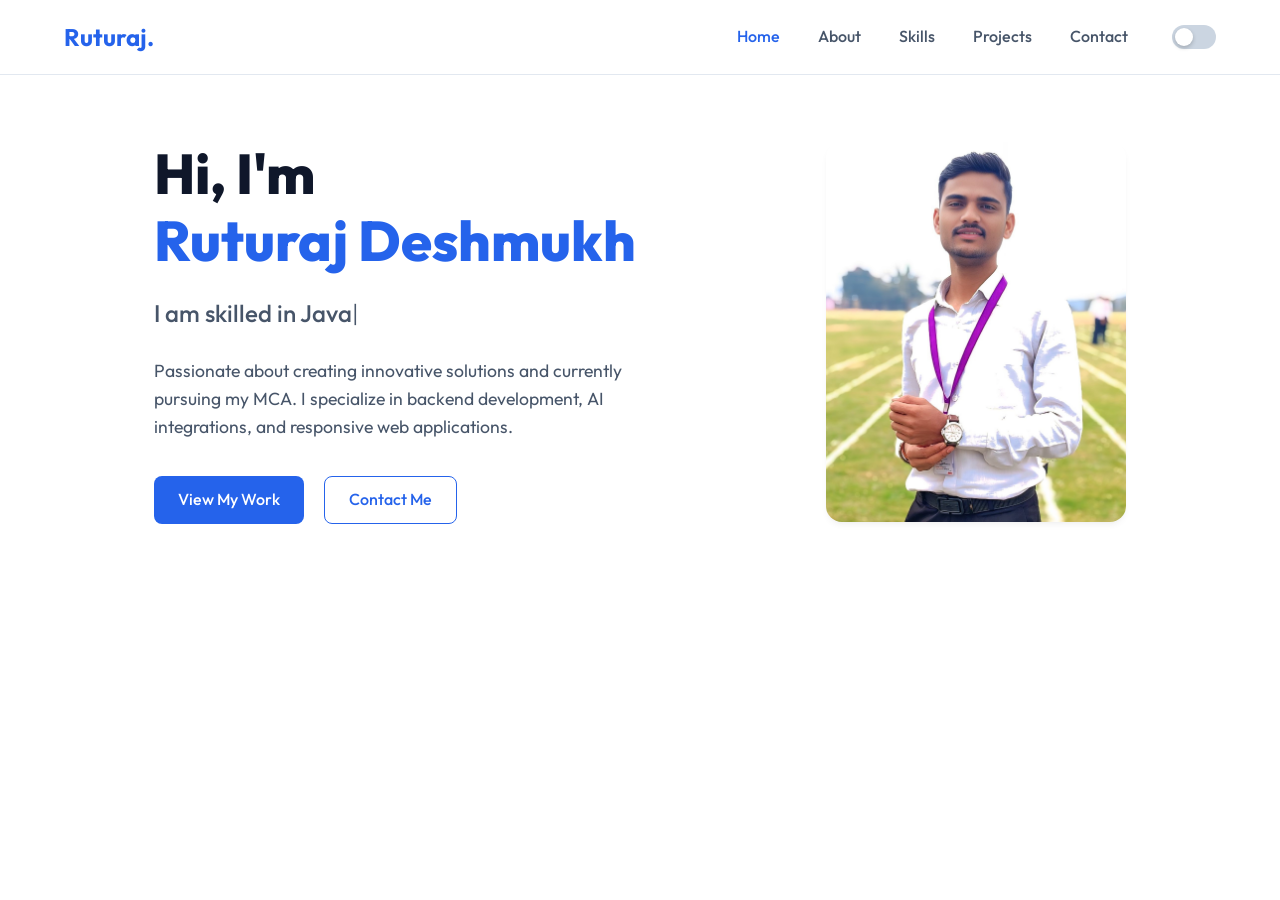
<file: index.html>
<!DOCTYPE html>
<html lang="en">

<head>
    <meta charset="UTF-8">
    <meta name="viewport" content="width=device-width, initial-scale=1.0">
    <title>Ruturaj Deshmukh | Home</title>
    <link rel="stylesheet" href="style.css">
</head>

<body>
    <!-- Modern Premium Glowing Background -->
    <div class="bg-glow glow-1"></div>
    <div class="bg-glow glow-2"></div>
    <div class="bg-glow glow-3"></div>

    <div class="nav-overlay" id="nav-overlay"></div>
    <nav>
        <a href="index.html" class="brand">Ruturaj.</a>
        <button class="hamburger" id="hamburger" aria-label="Open menu" aria-expanded="false">
            <span></span><span></span><span></span>
        </button>
        <div class="nav-links" id="nav-links">
            <a href="index.html" class="nav-item">Home</a>
            <a href="about.html" class="nav-item">About</a>
            <a href="skills.html" class="nav-item">Skills</a>
            <a href="projects.html" class="nav-item">Projects</a>
            <a href="contact.html" class="nav-item">Contact</a>

            <label class="ios-switch">
                <input type="checkbox" id="theme-toggle">
                <span class="ios-slider"></span>
            </label>
        </div>
    </nav>

    <div class="container">
        <section class="hero">
            <div class="hero-text">
                <h1 class="animated-name animate-up delay-1">Hi, I'm <br><span class="name-gradient">Ruturaj Deshmukh</span></h1>
                <h2 class="skills-carousel animate-up delay-2">
                    I am skilled in <span id="dynamic-skill">Java</span><span class="cursor">|</span>
                </h2>
                <p class="animate-up delay-3">Passionate about creating innovative solutions and currently pursuing my MCA. I specialize in backend
                    development, AI integrations, and responsive web applications.</p>
                <div class="hero-cta animate-up delay-4" style="display: flex; gap: 20px; margin-top: 30px;">
                    <a href="projects.html" class="btn">View My Work</a>
                    <a href="contact.html" class="btn outline">Contact Me</a>
                </div>
            </div>

            <div class="hero-image-wrap animate-up delay-2">
                <img src="ruturaj.jpg.jpeg" class="hero-image" alt="Ruturaj Deshmukh"
                    onerror="this.src='https://via.placeholder.com/320x400?text=Ruturaj+Deshmukh'">
            </div>
        </section>
    </div>

    <script src="script.js"></script>
</body>

</html>
</file>
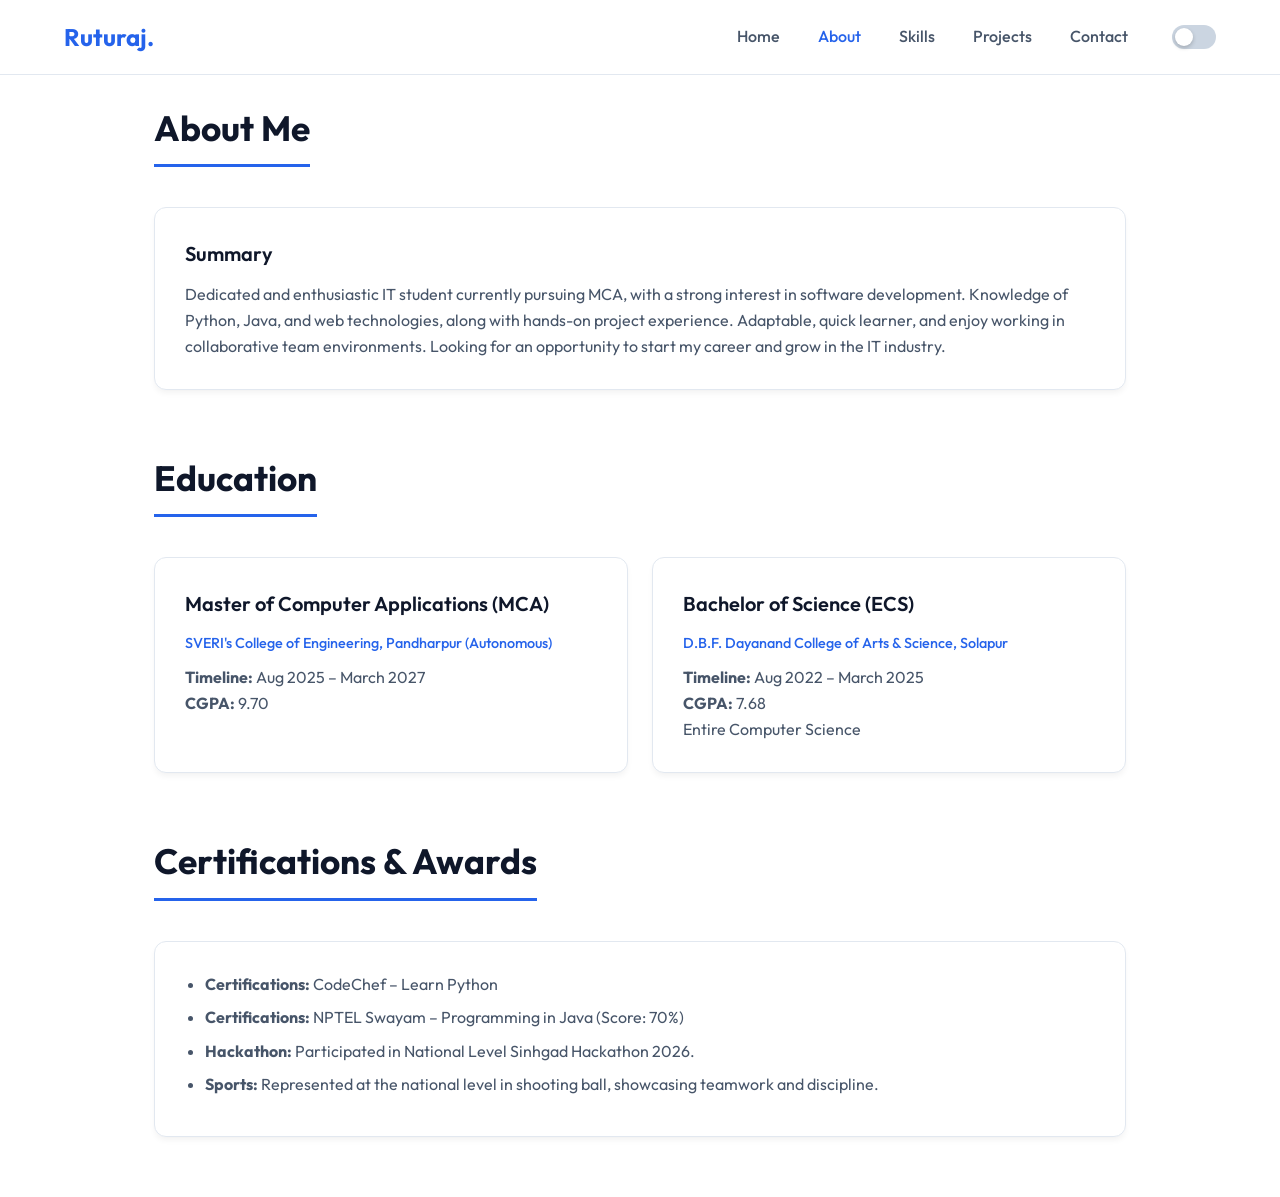
<file: about.html>
<!DOCTYPE html>
<html lang="en">
<head>
    <meta charset="UTF-8">
    <meta name="viewport" content="width=device-width, initial-scale=1.0">
    <title>Ruturaj Deshmukh | About</title>
    <link rel="stylesheet" href="style.css">
</head>
<body>
    <!-- Modern Premium Glowing Background -->
    <div class="bg-glow glow-1"></div>
    <div class="bg-glow glow-2"></div>
    <div class="bg-glow glow-3"></div>

    <div class="nav-overlay" id="nav-overlay"></div>
    <nav>
        <a href="index.html" class="brand">Ruturaj.</a>
        <button class="hamburger" id="hamburger" aria-label="Open menu" aria-expanded="false">
            <span></span><span></span><span></span>
        </button>
        <div class="nav-links" id="nav-links">
            <a href="index.html" class="nav-item">Home</a>
            <a href="about.html" class="nav-item">About</a>
            <a href="skills.html" class="nav-item">Skills</a>
            <a href="projects.html" class="nav-item">Projects</a>
            <a href="contact.html" class="nav-item">Contact</a>
            
            <label class="ios-switch">
                <input type="checkbox" id="theme-toggle">
                <span class="ios-slider"></span>
            </label>
        </div>
    </nav>

    <div class="container animate-up delay-1">
        <h2 class="section-title">About Me</h2>
        
        <div class="glass-card animate-up delay-2">
            <h3>Summary</h3>
            <p>Dedicated and enthusiastic IT student currently pursuing MCA, with a strong interest in software development. Knowledge of Python, Java, and web technologies, along with hands-on project experience. Adaptable, quick learner, and enjoy working in collaborative team environments. Looking for an opportunity to start my career and grow in the IT industry.</p>
        </div>

        <h2 class="section-title animate-up delay-2" style="margin-top: 60px;">Education</h2>
        
        <div class="grid-2">
            <div class="glass-card animate-up delay-3">
                <h3>Master of Computer Applications (MCA)</h3>
                <p class="meta">SVERI's College of Engineering, Pandharpur (Autonomous)</p>
                <p><strong>Timeline:</strong> Aug 2025 – March 2027</p>
                <p><strong>CGPA:</strong> 9.70</p>
            </div>
            
            <div class="glass-card animate-up delay-3">
                <h3>Bachelor of Science (ECS)</h3>
                <p class="meta">D.B.F. Dayanand College of Arts & Science, Solapur</p>
                <p><strong>Timeline:</strong> Aug 2022 – March 2025</p>
                <p><strong>CGPA:</strong> 7.68</p>
                <p>Entire Computer Science</p>
            </div>
        </div>

        <h2 class="section-title animate-up delay-4" style="margin-top: 60px;">Certifications & Awards</h2>
        <div class="glass-card animate-up delay-4">
            <ul>
                <li><strong>Certifications:</strong> CodeChef – Learn Python</li>
                <li><strong>Certifications:</strong> NPTEL Swayam – Programming in Java (Score: 70%)</li>
                <li><strong>Hackathon:</strong> Participated in National Level Sinhgad Hackathon 2026.</li>
                <li><strong>Sports:</strong> Represented at the national level in shooting ball, showcasing teamwork and discipline.</li>
            </ul>
        </div>
    </div>

    <script src="script.js"></script>
</body>
</html>
</file>
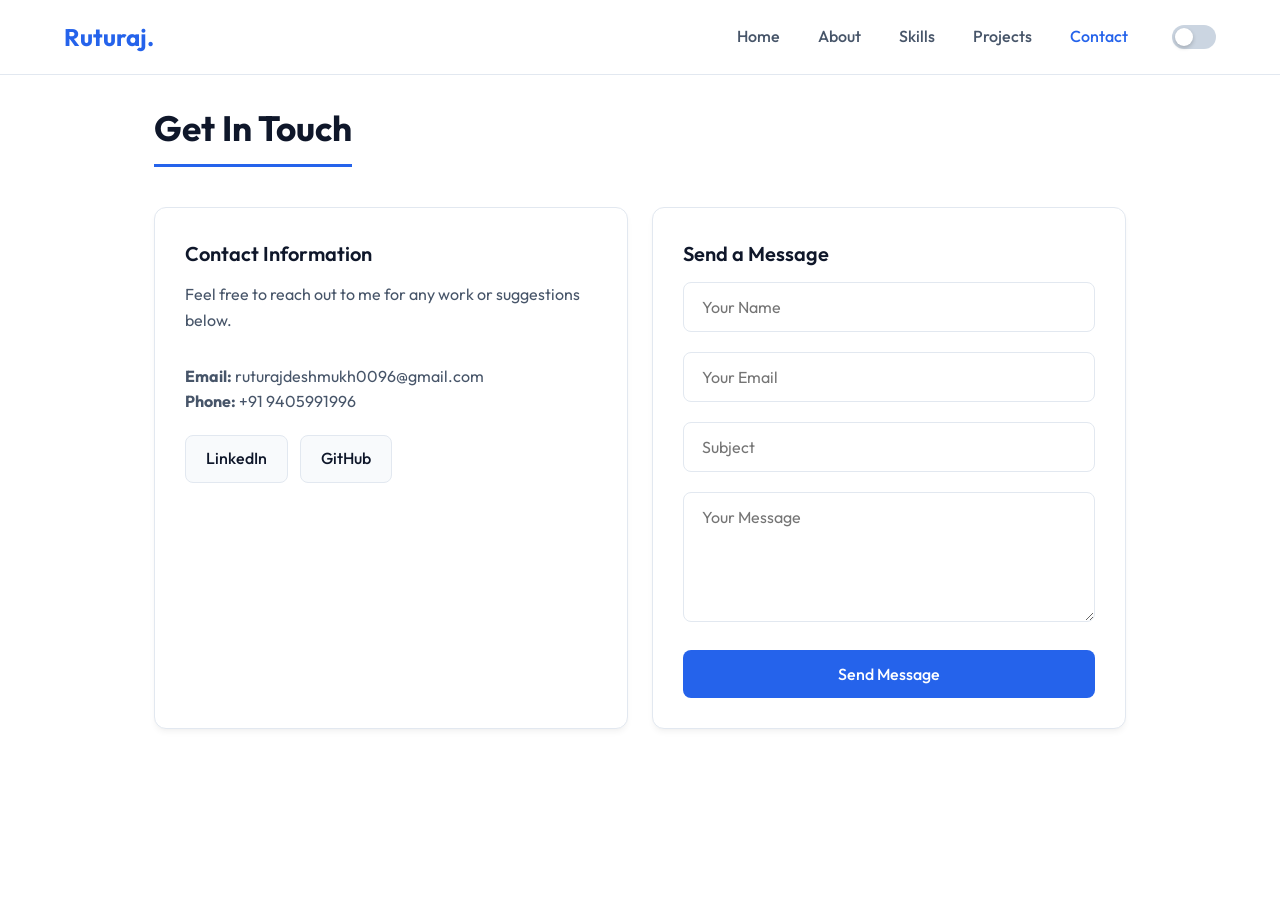
<file: contact.html>
<!DOCTYPE html>
<html lang="en">
<head>
    <meta charset="UTF-8">
    <meta name="viewport" content="width=device-width, initial-scale=1.0">
    <title>Ruturaj Deshmukh | Contact</title>
    <link rel="stylesheet" href="style.css">
</head>
<body>
    <!-- Modern Premium Glowing Background -->
    <div class="bg-glow glow-1"></div>
    <div class="bg-glow glow-2"></div>
    <div class="bg-glow glow-3"></div>

    <div class="nav-overlay" id="nav-overlay"></div>
    <nav>
        <a href="index.html" class="brand">Ruturaj.</a>
        <button class="hamburger" id="hamburger" aria-label="Open menu" aria-expanded="false">
            <span></span><span></span><span></span>
        </button>
        <div class="nav-links" id="nav-links">
            <a href="index.html" class="nav-item">Home</a>
            <a href="about.html" class="nav-item">About</a>
            <a href="skills.html" class="nav-item">Skills</a>
            <a href="projects.html" class="nav-item">Projects</a>
            <a href="contact.html" class="nav-item">Contact</a>
            
            <label class="ios-switch">
                <input type="checkbox" id="theme-toggle">
                <span class="ios-slider"></span>
            </label>
        </div>
    </nav>

    <div class="container animate-up delay-1">
        <h2 class="section-title">Get In Touch</h2>
        
        <div class="grid-2">
            <div class="glass-card animate-up delay-2">
                <h3>Contact Information</h3>
                <p>Feel free to reach out to me for any work or suggestions below.</p>
                
                <div style="margin-top: 30px;">
                    <p><strong>Email:</strong> ruturajdeshmukh0096@gmail.com</p>
                    <p><strong>Phone:</strong> +91 9405991996</p>
                </div>

                <div class="social-links">
                    <a href="https://www.linkedin.com/in/ruturaj-deshmukh96?utm_source=share_via&utm_content=profile&utm_medium=member_android" target="_blank">LinkedIn</a>
                    <a href="https://github.com/RuturajDeshmukh96" target="_blank">GitHub</a>
                </div>
            </div>

            <div class="glass-card animate-up delay-3">
                <h3>Send a Message</h3>
                <!-- Forms using formsubmit.co which will send directly to user's email -->
                <form action="https://formsubmit.co/ruturajdeshmukh0096@gmail.com" method="POST">
                    <input type="text" name="name" placeholder="Your Name" required>
                    <input type="email" name="email" placeholder="Your Email" required>
                    <input type="text" name="_subject" placeholder="Subject" required>
                    <textarea name="message" rows="5" placeholder="Your Message" required></textarea>
                    
                    <!-- FormSubmit Configuration -->
                    <input type="hidden" name="_captcha" value="false">
                    <input type="hidden" name="_template" value="table">
                    
                    <button type="submit" class="btn" style="width: 100%;">Send Message</button>
                </form>
            </div>
        </div>
    </div>

    <script src="script.js"></script>
</body>
</html>
</file>
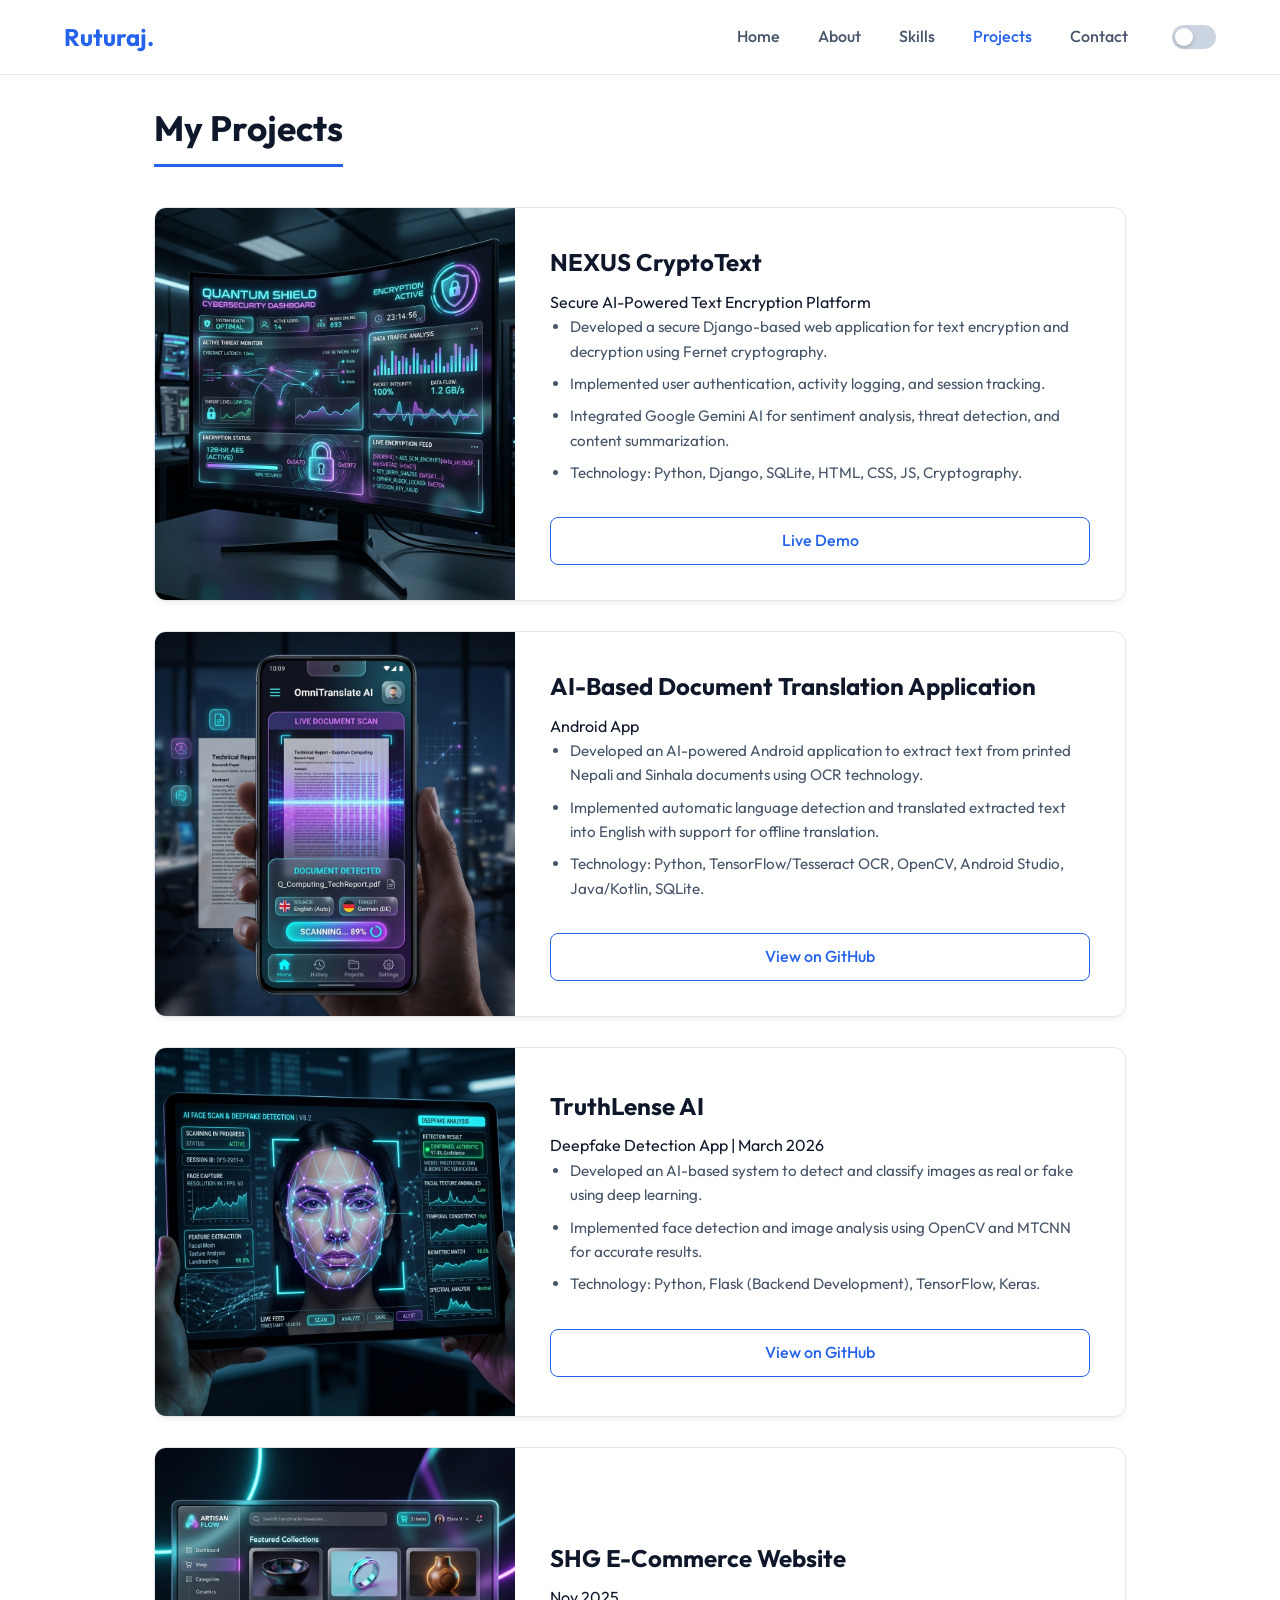
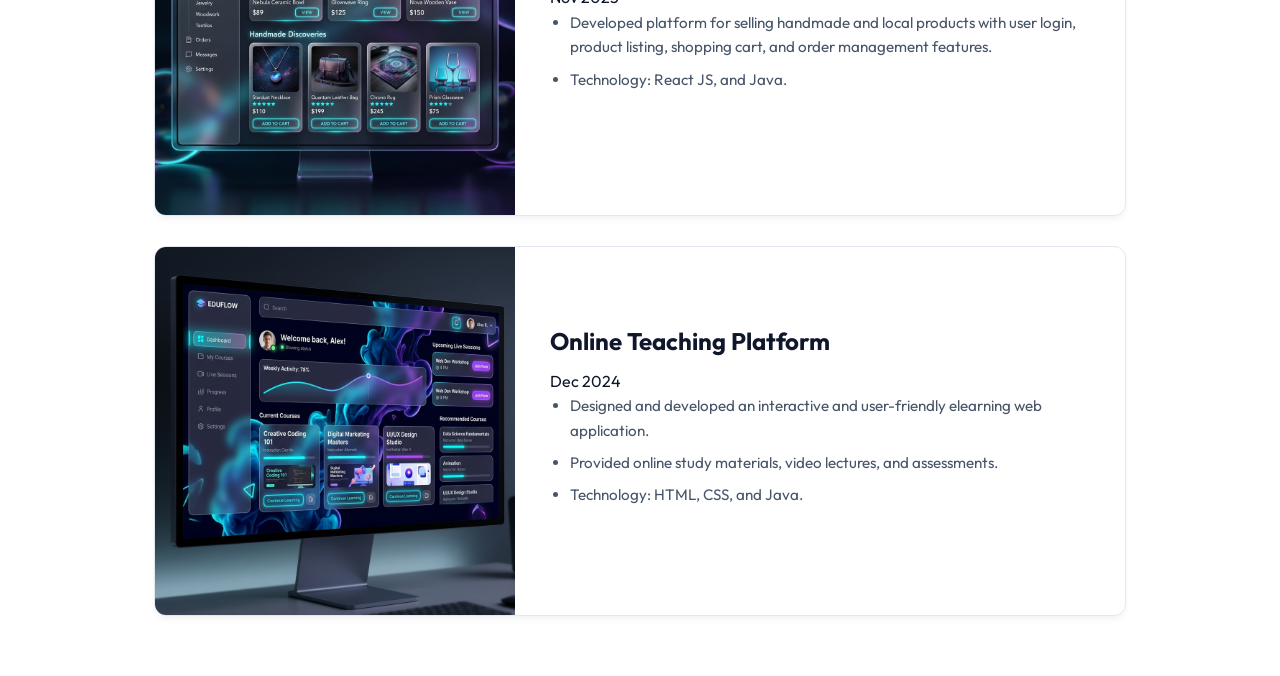
<file: projects.html>
<!DOCTYPE html>
<html lang="en">
<head>
    <meta charset="UTF-8">
    <meta name="viewport" content="width=device-width, initial-scale=1.0">
    <title>Ruturaj Deshmukh | Projects</title>
    <link rel="stylesheet" href="style.css">
</head>
<body>
    <!-- Modern Premium Glowing Background -->
    <div class="bg-glow glow-1"></div>
    <div class="bg-glow glow-2"></div>
    <div class="bg-glow glow-3"></div>

    <div class="nav-overlay" id="nav-overlay"></div>
    <nav>
        <a href="index.html" class="brand">Ruturaj.</a>
        <button class="hamburger" id="hamburger" aria-label="Open menu" aria-expanded="false">
            <span></span><span></span><span></span>
        </button>
        <div class="nav-links" id="nav-links">
            <a href="index.html" class="nav-item">Home</a>
            <a href="about.html" class="nav-item">About</a>
            <a href="skills.html" class="nav-item">Skills</a>
            <a href="projects.html" class="nav-item">Projects</a>
            <a href="contact.html" class="nav-item">Contact</a>
            
            <label class="ios-switch">
                <input type="checkbox" id="theme-toggle">
                <span class="ios-slider"></span>
            </label>
        </div>
    </nav>

    <div class="container project-container animate-up delay-1">
        <h2 class="section-title">My Projects</h2>
        
        <div class="project-grid">
            <!-- Project 1 -->
            <div class="glass-project-card animate-up delay-2">
                <div class="project-img-wrapper">
                    <img src="assets/encryption_platform_1783141788061.png" alt="NEXUS CryptoText">
                </div>
                <div class="project-info">
                    <h3>NEXUS CryptoText</h3>
                    <p class="meta">Secure AI-Powered Text Encryption Platform</p>
                    <ul>
                        <li>Developed a secure Django-based web application for text encryption and decryption using Fernet cryptography.</li>
                        <li>Implemented user authentication, activity logging, and session tracking.</li>
                        <li>Integrated Google Gemini AI for sentiment analysis, threat detection, and content summarization.</li>
                        <li>Technology: Python, Django, SQLite, HTML, CSS, JS, Cryptography.</li>
                    </ul>
                    <a href="https://nexus-crypto-text-avqd-git-main-ruturaj96.vercel.app/" target="_blank" class="btn outline project-btn">Live Demo</a>
                </div>
            </div>

            <!-- Project 2 -->
            <div class="glass-project-card animate-up delay-3">
                <div class="project-img-wrapper">
                    <img src="assets/android_translation_1783141760552.png" alt="AI Document Translation">
                </div>
                <div class="project-info">
                    <h3>AI-Based Document Translation Application</h3>
                    <p class="meta">Android App</p>
                    <ul>
                        <li>Developed an AI-powered Android application to extract text from printed Nepali and Sinhala documents using OCR technology.</li>
                        <li>Implemented automatic language detection and translated extracted text into English with support for offline translation.</li>
                        <li>Technology: Python, TensorFlow/Tesseract OCR, OpenCV, Android Studio, Java/Kotlin, SQLite.</li>
                    </ul>
                    <a href="https://github.com/RuturajDeshmukh96/Translator_using_OCR" target="_blank" class="btn outline project-btn">View on GitHub</a>
                </div>
            </div>

            <!-- Project 3 -->
            <div class="glass-project-card animate-up delay-4">
                <div class="project-img-wrapper">
                    <img src="assets/deepfake_detection_1783141771477.png" alt="TruthLense AI">
                </div>
                <div class="project-info">
                    <h3>TruthLense AI</h3>
                    <p class="meta">Deepfake Detection App | March 2026</p>
                    <ul>
                        <li>Developed an AI-based system to detect and classify images as real or fake using deep learning.</li>
                        <li>Implemented face detection and image analysis using OpenCV and MTCNN for accurate results.</li>
                        <li>Technology: Python, Flask (Backend Development), TensorFlow, Keras.</li>
                    </ul>
                    <a href="https://github.com/RuturajDeshmukh96/Truth-Lense" target="_blank" class="btn outline project-btn">View on GitHub</a>
                </div>
            </div>

            <!-- Project 4 -->
            <div class="glass-project-card">
                <div class="project-img-wrapper">
                    <img src="assets/ecommerce_project_1783141749386.png" alt="SHG E-Commerce">
                </div>
                <div class="project-info">
                    <h3>SHG E-Commerce Website</h3>
                    <p class="meta">Nov 2025</p>
                    <ul>
                        <li>Developed platform for selling handmade and local products with user login, product listing, shopping cart, and order management features.</li>
                        <li>Technology: React JS, and Java.</li>
                    </ul>
                </div>
            </div>

             <!-- Project 5 -->
            <div class="glass-project-card">
                <div class="project-img-wrapper">
                    <img src="assets/online_teaching_1783142214201.png" alt="Online Teaching Platform">
                </div>
                <div class="project-info">
                    <h3>Online Teaching Platform</h3>
                    <p class="meta">Dec 2024</p>
                    <ul>
                        <li>Designed and developed an interactive and user-friendly elearning web application.</li>
                        <li>Provided online study materials, video lectures, and assessments.</li>
                        <li>Technology: HTML, CSS, and Java.</li>
                    </ul>
                </div>
            </div>
        </div>
    </div>

    <script src="script.js"></script>
</body>
</html>
</file>
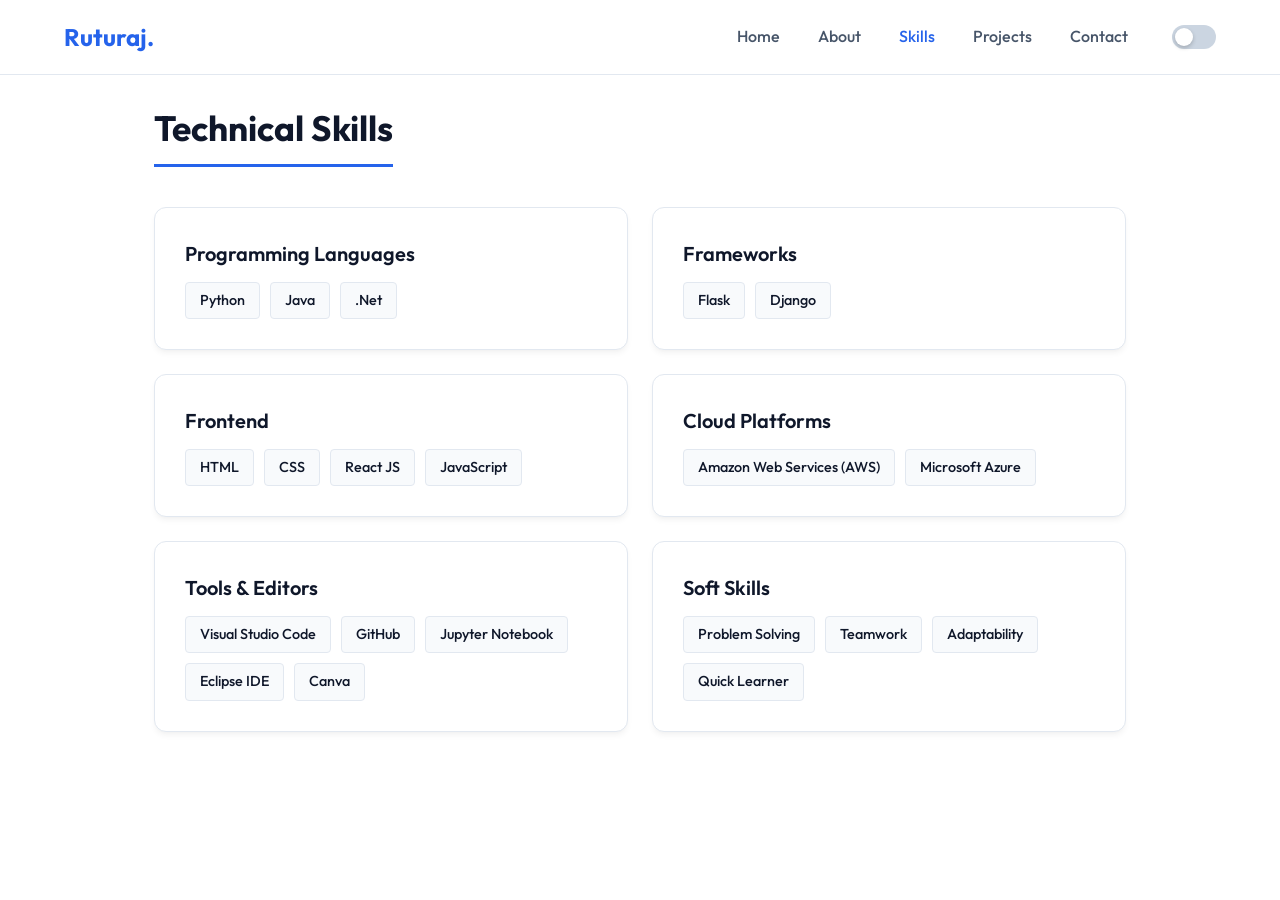
<file: skills.html>
<!DOCTYPE html>
<html lang="en">
<head>
    <meta charset="UTF-8">
    <meta name="viewport" content="width=device-width, initial-scale=1.0">
    <title>Ruturaj Deshmukh | Skills</title>
    <link rel="stylesheet" href="style.css">
</head>
<body>
    <!-- Modern Premium Glowing Background -->
    <div class="bg-glow glow-1"></div>
    <div class="bg-glow glow-2"></div>
    <div class="bg-glow glow-3"></div>

    <div class="nav-overlay" id="nav-overlay"></div>
    <nav>
        <a href="index.html" class="brand">Ruturaj.</a>
        <button class="hamburger" id="hamburger" aria-label="Open menu" aria-expanded="false">
            <span></span><span></span><span></span>
        </button>
        <div class="nav-links" id="nav-links">
            <a href="index.html" class="nav-item">Home</a>
            <a href="about.html" class="nav-item">About</a>
            <a href="skills.html" class="nav-item">Skills</a>
            <a href="projects.html" class="nav-item">Projects</a>
            <a href="contact.html" class="nav-item">Contact</a>
            
            <label class="ios-switch">
                <input type="checkbox" id="theme-toggle">
                <span class="ios-slider"></span>
            </label>
        </div>
    </nav>

    <div class="container animate-up delay-1">
        <h2 class="section-title">Technical Skills</h2>
        
        <div class="grid-2">
            <div class="glass-card animate-up delay-1">
                <h3>Programming Languages</h3>
                <div class="tag-container">
                    <span class="tag">Python</span>
                    <span class="tag">Java</span>
                    <span class="tag">.Net</span>
                </div>
            </div>

            <div class="glass-card animate-up delay-2">
                <h3>Frameworks</h3>
                <div class="tag-container">
                    <span class="tag">Flask</span>
                    <span class="tag">Django</span>
                </div>
            </div>

            <div class="glass-card animate-up delay-3">
                <h3>Frontend</h3>
                <div class="tag-container">
                    <span class="tag">HTML</span>
                    <span class="tag">CSS</span>
                    <span class="tag">React JS</span>
                    <span class="tag">JavaScript</span>
                </div>
            </div>

            <div class="glass-card animate-up delay-4">
                <h3>Cloud Platforms</h3>
                <div class="tag-container">
                    <span class="tag">Amazon Web Services (AWS)</span>
                    <span class="tag">Microsoft Azure</span>
                </div>
            </div>

            <div class="glass-card animate-up delay-2">
                <h3>Tools & Editors</h3>
                <div class="tag-container">
                    <span class="tag">Visual Studio Code</span>
                    <span class="tag">GitHub</span>
                    <span class="tag">Jupyter Notebook</span>
                    <span class="tag">Eclipse IDE</span>
                    <span class="tag">Canva</span>
                </div>
            </div>

            <div class="glass-card animate-up delay-3">
                <h3>Soft Skills</h3>
                <div class="tag-container">
                    <span class="tag">Problem Solving</span>
                    <span class="tag">Teamwork</span>
                    <span class="tag">Adaptability</span>
                    <span class="tag">Quick Learner</span>
                </div>
            </div>
        </div>
    </div>

    <script src="script.js"></script>
</body>
</html>
</file>
<file: style.css>
@import url('https://fonts.googleapis.com/css2?family=Outfit:wght@300;400;500;600;700;800&display=swap');

:root {
  /* LIGHT THEME (Clean, Professional, Minimal) */
  --bg-main: #ffffff;
  --bg-secondary: #f8fafc;
  --text-main: #0f172a;
  --text-muted: #475569;
  
  --card-bg: #ffffff;
  --card-border: #e2e8f0;
  --card-shadow: 0 4px 6px -1px rgba(0,0,0,0.05), 0 2px 4px -2px rgba(0,0,0,0.025);
  
  --nav-bg: rgba(255, 255, 255, 0.95);
  --accent-1: #2563eb; /* Professional Blue */
  --accent-hover: #1d4ed8;
  
  --radius-sm: 8px;
  --radius-md: 12px;
  --radius-lg: 16px;
}

body.dark-mode {
  /* DARK THEME (Sleek and easy on the eyes) */
  --bg-main: #0f172a;
  --bg-secondary: #1e293b;
  --text-main: #f8fafc;
  --text-muted: #94a3b8;
  
  --card-bg: #1e293b;
  --card-border: #334155;
  --card-shadow: 0 10px 15px -3px rgba(0,0,0,0.3);
  
  --nav-bg: rgba(15, 23, 42, 0.95);
  --accent-1: #3b82f6; 
  --accent-hover: #60a5fa;
}

/* Base Setup */
* {
  margin: 0;
  padding: 0;
  box-sizing: border-box;
  -webkit-tap-highlight-color: transparent;
}
a, button, input, textarea, select, .glass-card, .glass-project-card {
  touch-action: manipulation;
}
html { scroll-behavior: smooth; }
body {
  font-family: 'Outfit', sans-serif;
  background-color: var(--bg-main);
  color: var(--text-main);
  transition: background-color 0.3s ease, color 0.3s ease;
  min-height: 100vh;
  line-height: 1.6;
  overflow-x: hidden;
}

/* Disable old glowing effects for clean professional look and max performance */
.bg-glow { display: none !important; }

/* Links & Buttons */
a { text-decoration: none; color: inherit; }
button { font-family: inherit; cursor: pointer; border: none; background: none; }

/* Navbar - Clean and Full Width for better mobile UX */
nav {
  position: fixed;
  top: 0; left: 0; width: 100%;
  background: var(--nav-bg);
  backdrop-filter: blur(8px);
  -webkit-backdrop-filter: blur(8px);
  padding: 16px 5%;
  display: flex;
  justify-content: space-between;
  align-items: center;
  z-index: 1000;
  border-bottom: 1px solid var(--card-border);
  transition: all 0.3s ease;
}

.brand {
  font-size: 1.5rem;
  font-weight: 700;
  color: var(--accent-1);
}

.nav-links {
  display: flex;
  gap: 30px;
  align-items: center;
}

.nav-links a.nav-item {
  color: var(--text-muted);
  font-weight: 500;
  font-size: 1rem;
  transition: color 0.2s ease;
  padding: 8px 4px;
}
.nav-links a.nav-item:hover, 
.nav-links a.nav-item.active {
  color: var(--accent-1);
}

/* iOS Style Toggle Switch */
.ios-switch { position: relative; display: inline-block; width: 44px; height: 24px; margin-left: 10px; }
.ios-switch input { opacity: 0; width: 0; height: 0; }
.ios-slider { position: absolute; cursor: pointer; top: 0; left: 0; right: 0; bottom: 0; background-color: #cbd5e1; transition: .3s; border-radius: 30px; }
.ios-slider:before { position: absolute; content: ""; height: 18px; width: 18px; left: 3px; bottom: 3px; background-color: white; transition: .3s; border-radius: 50%; box-shadow: 0 2px 4px rgba(0,0,0,0.2); }
input:checked + .ios-slider { background-color: var(--accent-1); }
input:checked + .ios-slider:before { transform: translateX(20px); }
body.dark-mode .ios-slider { background-color: #475569; }

/* Container */
.container {
  padding: 100px 5% 60px;
  max-width: 1100px;
  margin: 0 auto;
}

/* Animations - Subtle and Fast */
.animate-up { animation: fadeInUp 0.5s ease-out both; }
.delay-1 { animation-delay: 0.1s; }
.delay-2 { animation-delay: 0.2s; }
.delay-3 { animation-delay: 0.3s; }
.delay-4 { animation-delay: 0.4s; }

@keyframes fadeInUp {
  from { opacity: 0; transform: translateY(15px); }
  to { opacity: 1; transform: translateY(0); }
}

/* Hero Section */
.hero {
  display: flex;
  align-items: center;
  justify-content: space-between;
  gap: 50px;
  margin-top: 40px;
}
.hero-text { flex: 1.5; }
.hero-image-wrap {
  flex: 1;
  display: flex;
  justify-content: flex-end;
}
.hero-text h1 {
  font-size: 3.5rem;
  font-weight: 800;
  line-height: 1.2;
  margin-bottom: 20px;
  color: var(--text-main);
}
.name-gradient { color: var(--accent-1); }
.hero-text h2 {
  font-size: 1.5rem;
  font-weight: 500;
  color: var(--text-muted);
  margin-bottom: 24px;
}
.hero-text p {
  font-size: 1.1rem;
  color: var(--text-muted);
  margin-bottom: 35px;
  max-width: 90%;
}
.hero-image {
  width: 300px; 
  height: 380px;
  border-radius: var(--radius-lg);
  object-fit: cover;
  box-shadow: var(--card-shadow);
}
.cursor { font-weight: 300; animation: blink 1s step-end infinite; }
@keyframes blink { 0%,100% { opacity:1; } 50% { opacity:0; } }

/* Shared Content Elements */
.section-title {
  font-size: 2.2rem;
  font-weight: 700;
  margin-bottom: 40px;
  color: var(--text-main);
  border-bottom: 3px solid var(--accent-1);
  display: inline-block;
  padding-bottom: 8px;
}

.grid-2 {
  display: grid;
  grid-template-columns: repeat(auto-fit, minmax(320px, 1fr));
  gap: 24px;
}

/* Professional Card Style */
.glass-card, .glass-project-card {
  background: var(--card-bg);
  border: 1px solid var(--card-border);
  box-shadow: var(--card-shadow);
  border-radius: var(--radius-md);
  padding: 30px;
  transition: transform 0.2s ease, box-shadow 0.2s ease;
}
@media (hover: hover) {
  .glass-card:hover, .glass-project-card:hover {
    transform: translateY(-4px);
    box-shadow: 0 12px 20px -8px rgba(0,0,0,0.1);
    border-color: var(--accent-1);
  }
}

.glass-card h3 {
  font-size: 1.25rem;
  font-weight: 600;
  margin-bottom: 12px;
  color: var(--text-main);
}
.glass-card p {
  color: var(--text-muted);
  font-size: 1rem;
}
.glass-card .meta { font-size: 0.9rem; color: var(--accent-1); font-weight: 500; margin-bottom: 10px; }
.glass-card ul { padding-left: 20px; color: var(--text-muted); }
.glass-card ul li { margin-bottom: 8px; }

/* Project Cards */
.project-grid { display: flex; flex-direction: column; gap: 30px; }
.glass-project-card {
  display: flex;
  padding: 0;
  overflow: hidden;
}
.project-img-wrapper {
  flex: 1;
  min-width: 300px;
  background: var(--bg-secondary);
}
.project-img-wrapper img {
  width: 100%;
  height: 100%;
  object-fit: cover;
  transition: transform 0.3s ease;
}
.project-info {
  flex: 1.5;
  padding: 35px;
  display: flex;
  flex-direction: column;
  justify-content: center;
}
.project-info h3 {
  font-size: 1.5rem;
  font-weight: 700;
  margin-bottom: 8px;
}
.project-info ul {
  margin-bottom: 24px;
  padding-left: 20px;
  color: var(--text-muted);
}
.project-info ul li { margin-bottom: 8px; font-size: 0.95rem; }

/* Buttons - High Touch Target */
.btn {
  display: inline-flex;
  align-items: center;
  justify-content: center;
  background: var(--accent-1);
  color: #ffffff !important;
  font-weight: 500;
  font-size: 1rem;
  padding: 0 24px;
  min-height: 48px; /* MIN HEIGHT FOR TOUCH TAPS */
  border-radius: var(--radius-sm);
  transition: background 0.2s ease;
}
@media (hover: hover) {
  .btn:hover {
    background: var(--accent-hover);
  }
}
.btn:active {
  background: var(--accent-hover);
  transform: scale(0.96);
  transition: transform 0.1s ease, background 0.2s ease;
}
.btn.outline {
  background: transparent;
  border: 1px solid var(--accent-1);
  color: var(--accent-1) !important;
}
.btn.outline:active {
  background: var(--accent-1);
  color: #ffffff !important;
}
@media (hover: hover) {
  .btn.outline:hover {
    background: var(--accent-1);
    color: #ffffff !important;
  }
}

/* Tags */
.tag-container { display: flex; flex-wrap: wrap; gap: 10px; }
.tag {
  background: var(--bg-secondary);
  color: var(--text-main);
  padding: 6px 14px;
  border-radius: 4px;
  font-weight: 500;
  font-size: 0.9rem;
  border: 1px solid var(--card-border);
}

/* Forms */
input, textarea {
  width: 100%;
  padding: 14px 18px;
  margin-bottom: 20px;
  border-radius: var(--radius-sm);
  border: 1px solid var(--card-border);
  background: var(--bg-main);
  color: var(--text-main);
  font-family: inherit;
  font-size: 1rem;
  min-height: 48px; /* TOUCH RESPONSE */
}
input:focus, textarea:focus {
  outline: none;
  border-color: var(--accent-1);
  box-shadow: 0 0 0 3px rgba(37, 99, 235, 0.1);
}
.social-links { display: flex; flex-wrap: wrap; gap: 12px; margin-top: 20px; }
.social-links a {
  display: inline-flex;
  align-items: center;
  justify-content: center;
  min-height: 48px; /* TOUCH RESPONSE */
  padding: 0 20px;
  background: var(--bg-secondary);
  border: 1px solid var(--card-border);
  border-radius: var(--radius-sm);
  font-weight: 500;
  transition: background 0.2s ease;
}
@media (hover: hover) {
  .social-links a:hover {
    background: var(--accent-1);
    color: #ffffff;
    border-color: var(--accent-1);
  }
}
.social-links a:active {
  transform: scale(0.96);
  transition: transform 0.1s ease;
}

/* Hamburger Menu */
.hamburger {
  display: none;
  flex-direction: column;
  justify-content: center;
  align-items: center;
  gap: 6px;
  width: 48px; height: 48px; /* MIN TOUCH TARGET */
  transition: transform 0.1s ease;
}
.hamburger:active {
  transform: scale(0.92);
}
.hamburger span {
  display: block;
  width: 24px; height: 2px;
  background: var(--text-main);
  transition: all 0.2s ease;
  transform-origin: left center;
}
.hamburger.open span:nth-child(1) { transform: rotate(45deg); width: 26px; }
.hamburger.open span:nth-child(2) { opacity: 0; width: 0; }
.hamburger.open span:nth-child(3) { transform: rotate(-45deg); width: 26px; }

/* Mobile Menu Overlay */
.nav-overlay {
  display: none; position: fixed; inset: 0; background: rgba(0,0,0,0.5); z-index: 998;
  backdrop-filter: blur(2px);
}
.nav-overlay.open { display: block; }

/* Mobile Responsiveness */
@media (max-width: 900px) {
  .hero { flex-direction: column-reverse; text-align: center; gap: 40px; margin-top: 20px; }
  .hero-text { display: flex; flex-direction: column; align-items: center; }
  .hero-text p { max-width: 100%; }
  .hero-image-wrap { align-items: center; justify-content: center; width: 100%; }
  .hero-image { width: 260px; height: 330px; }
  
  .glass-project-card { flex-direction: column; }
  .project-img-wrapper { min-width: 100%; height: 240px; }
}

@media (max-width: 768px) {
  .hamburger { display: flex; }

  .nav-links {
    display: none;
    flex-direction: column;
    align-items: center;
    position: fixed;
    top: 70px; left: 5%;
    width: 90%;
    background: var(--card-bg);
    border: 1px solid var(--card-border);
    border-radius: var(--radius-md);
    padding: 20px;
    z-index: 999;
    box-shadow: var(--card-shadow);
  }
  .nav-links.open {
    display: flex;
    animation: fadeInUp 0.2s ease-out;
  }
  .nav-links a.nav-item {
    font-size: 1.1rem;
    padding: 14px 20px; /* BIG TOUCH TARGETS */
    width: 100%;
    text-align: center;
    border-bottom: 1px solid var(--card-border);
    transition: background 0.1s ease, color 0.2s ease;
  }
  .nav-links a.nav-item:active {
    background: var(--bg-secondary);
  }
  .nav-links a.nav-item:last-child,
  .nav-links a.nav-item:nth-last-child(2) {
    border-bottom: none;
  }
  
  .ios-switch { margin-top: 15px; }
  
  .container { padding: 90px 5% 40px; }
  .section-title { font-size: 1.8rem; margin-bottom: 30px; }
  .hero-text h1 { font-size: 2.5rem; }
  .hero-text h2 { font-size: 1.25rem; }
  
  .hero-cta { width: 100%; display: flex; flex-direction: column; gap: 12px; }
  .btn { width: 100%; }
  .project-info { padding: 25px; }
  .project-info h3 { font-size: 1.3rem; }
}

@media (max-width: 480px) {
  .hero-text h1 { font-size: 2rem; }
  .glass-card, .project-info { padding: 20px; }
  .project-img-wrapper { height: 200px; }
}
</file>
